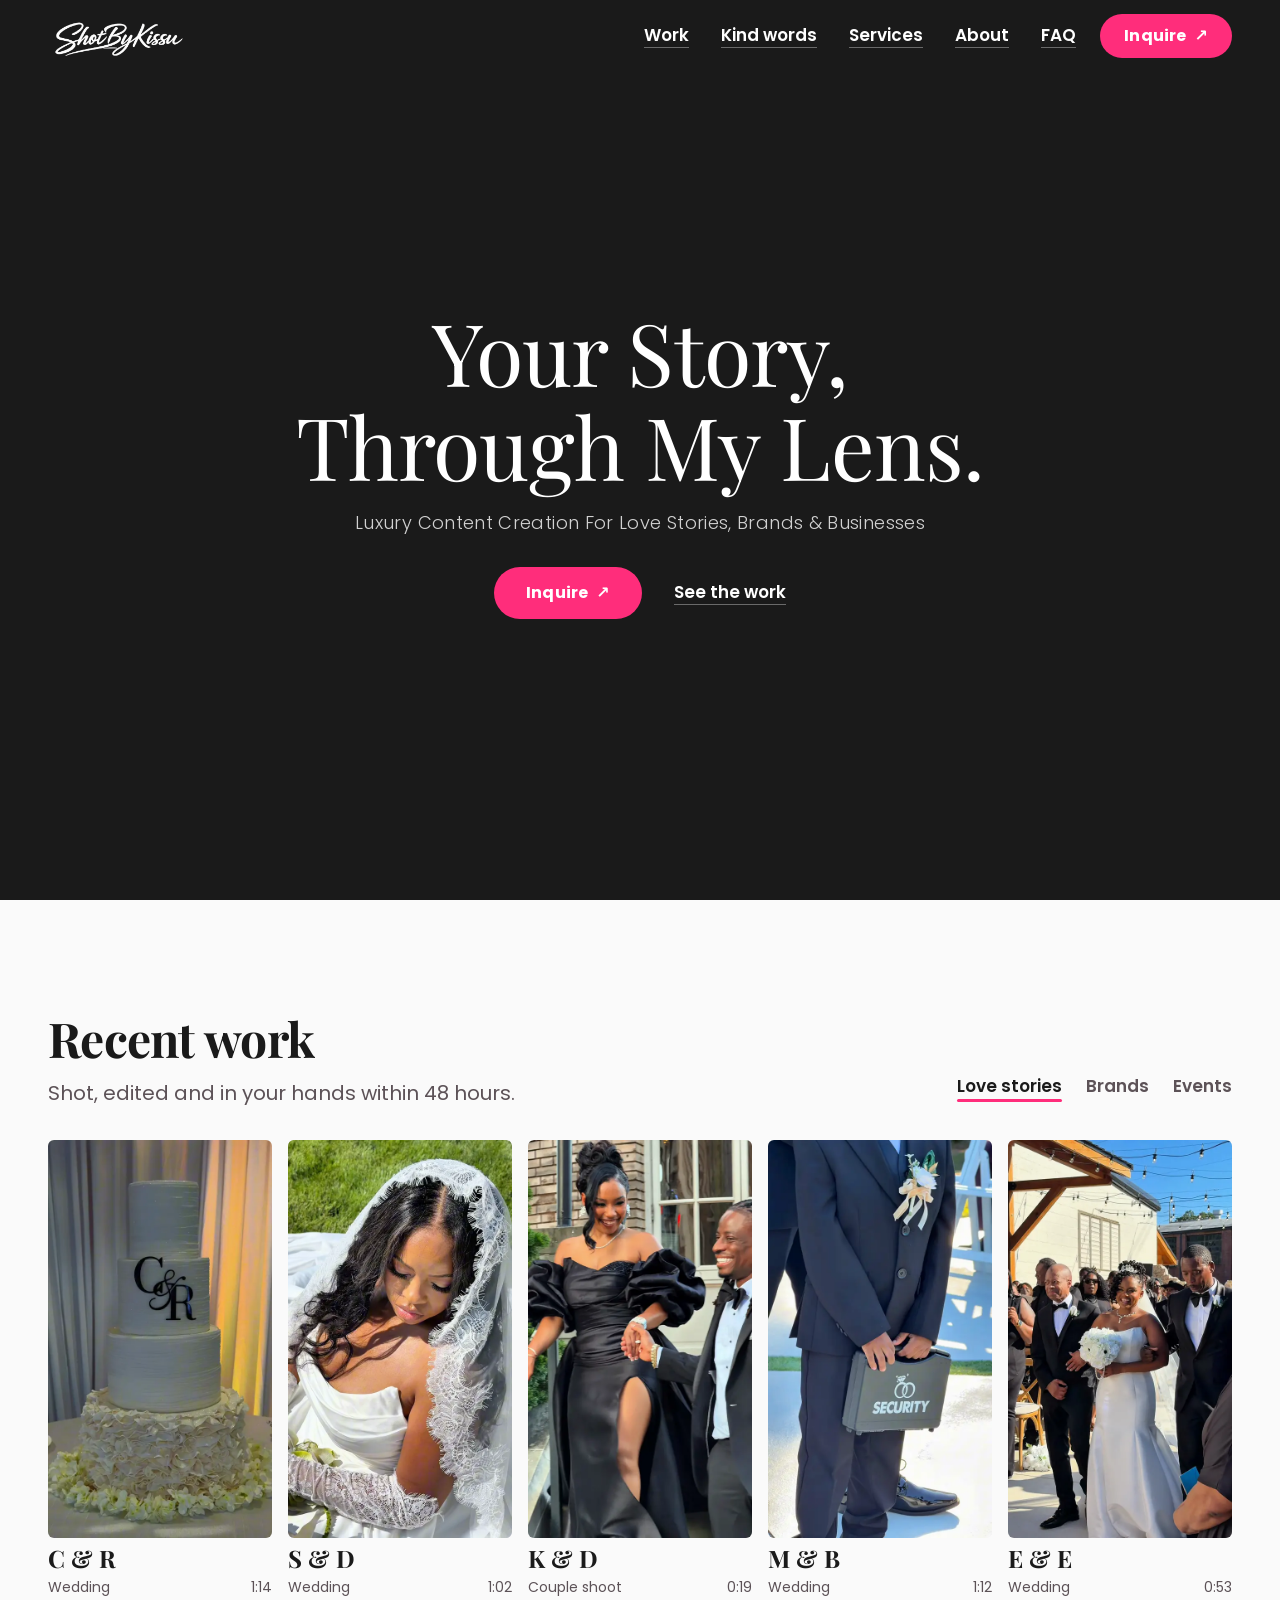
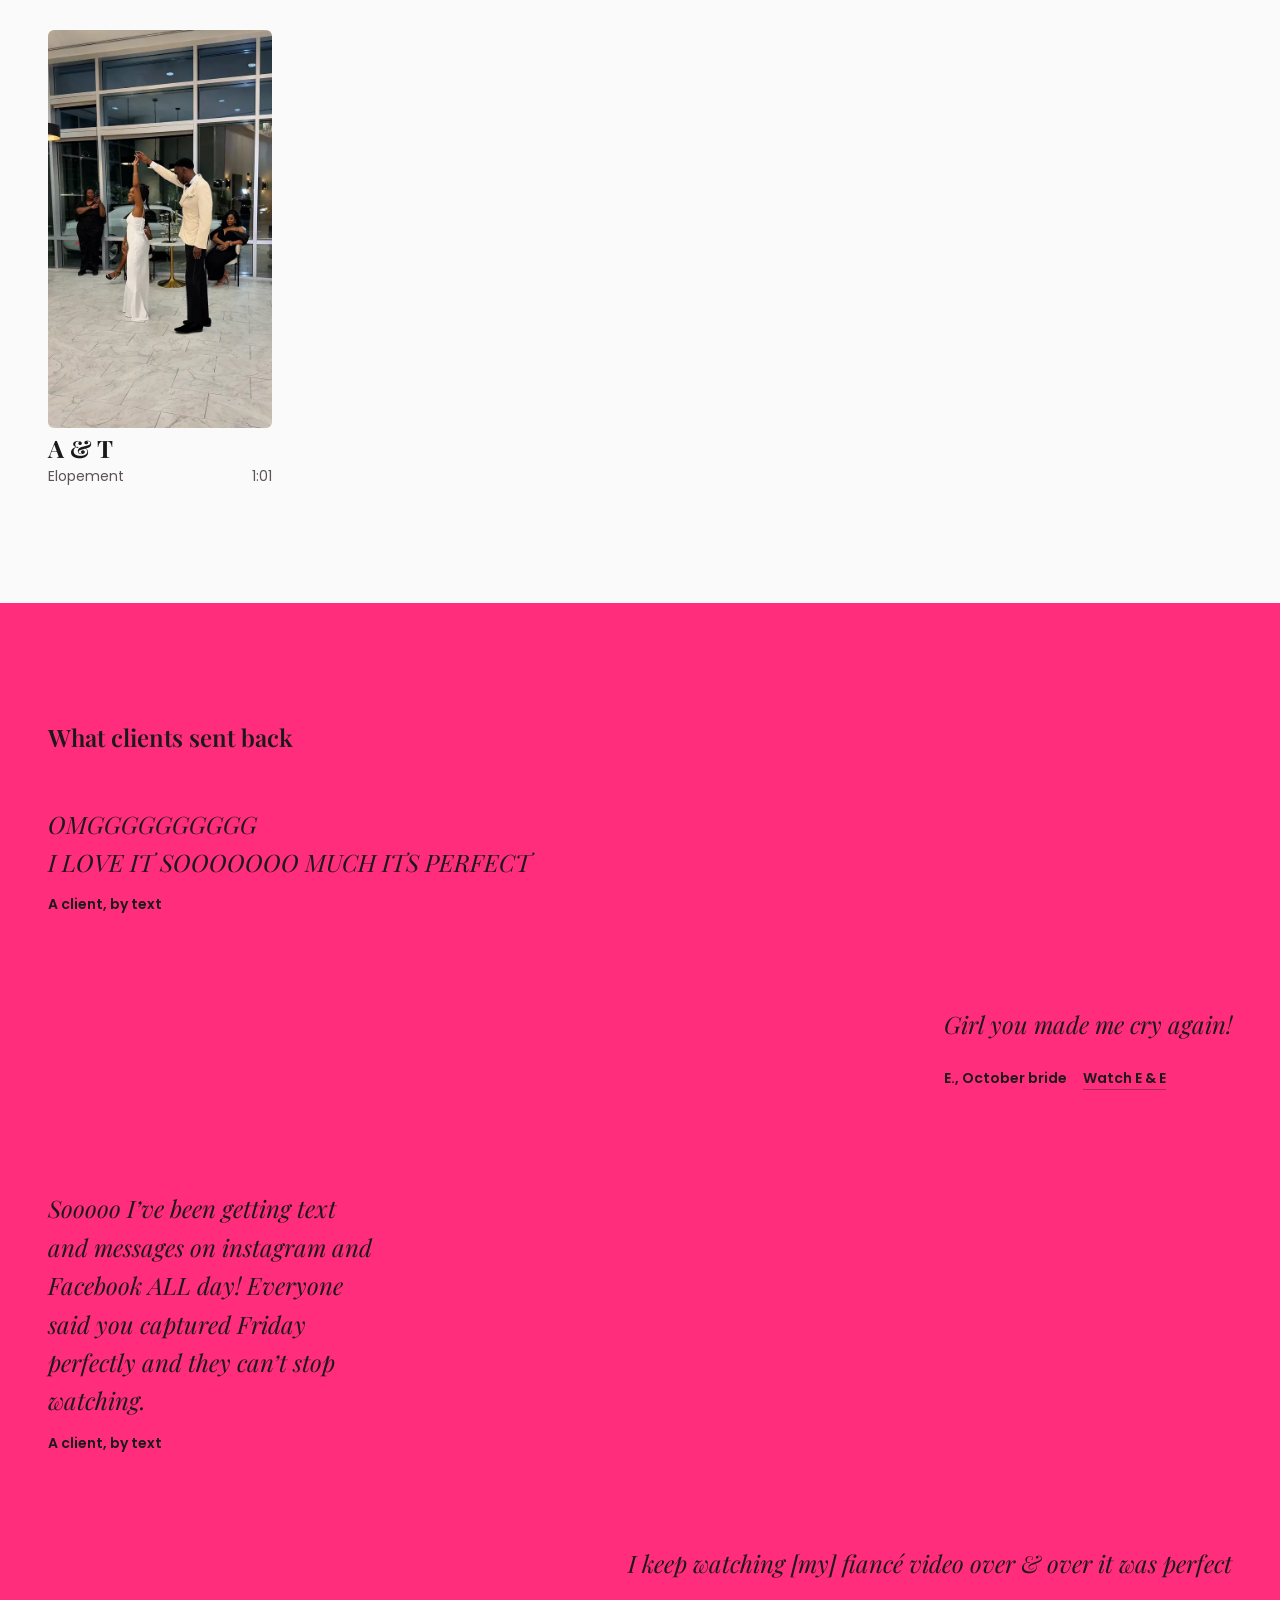
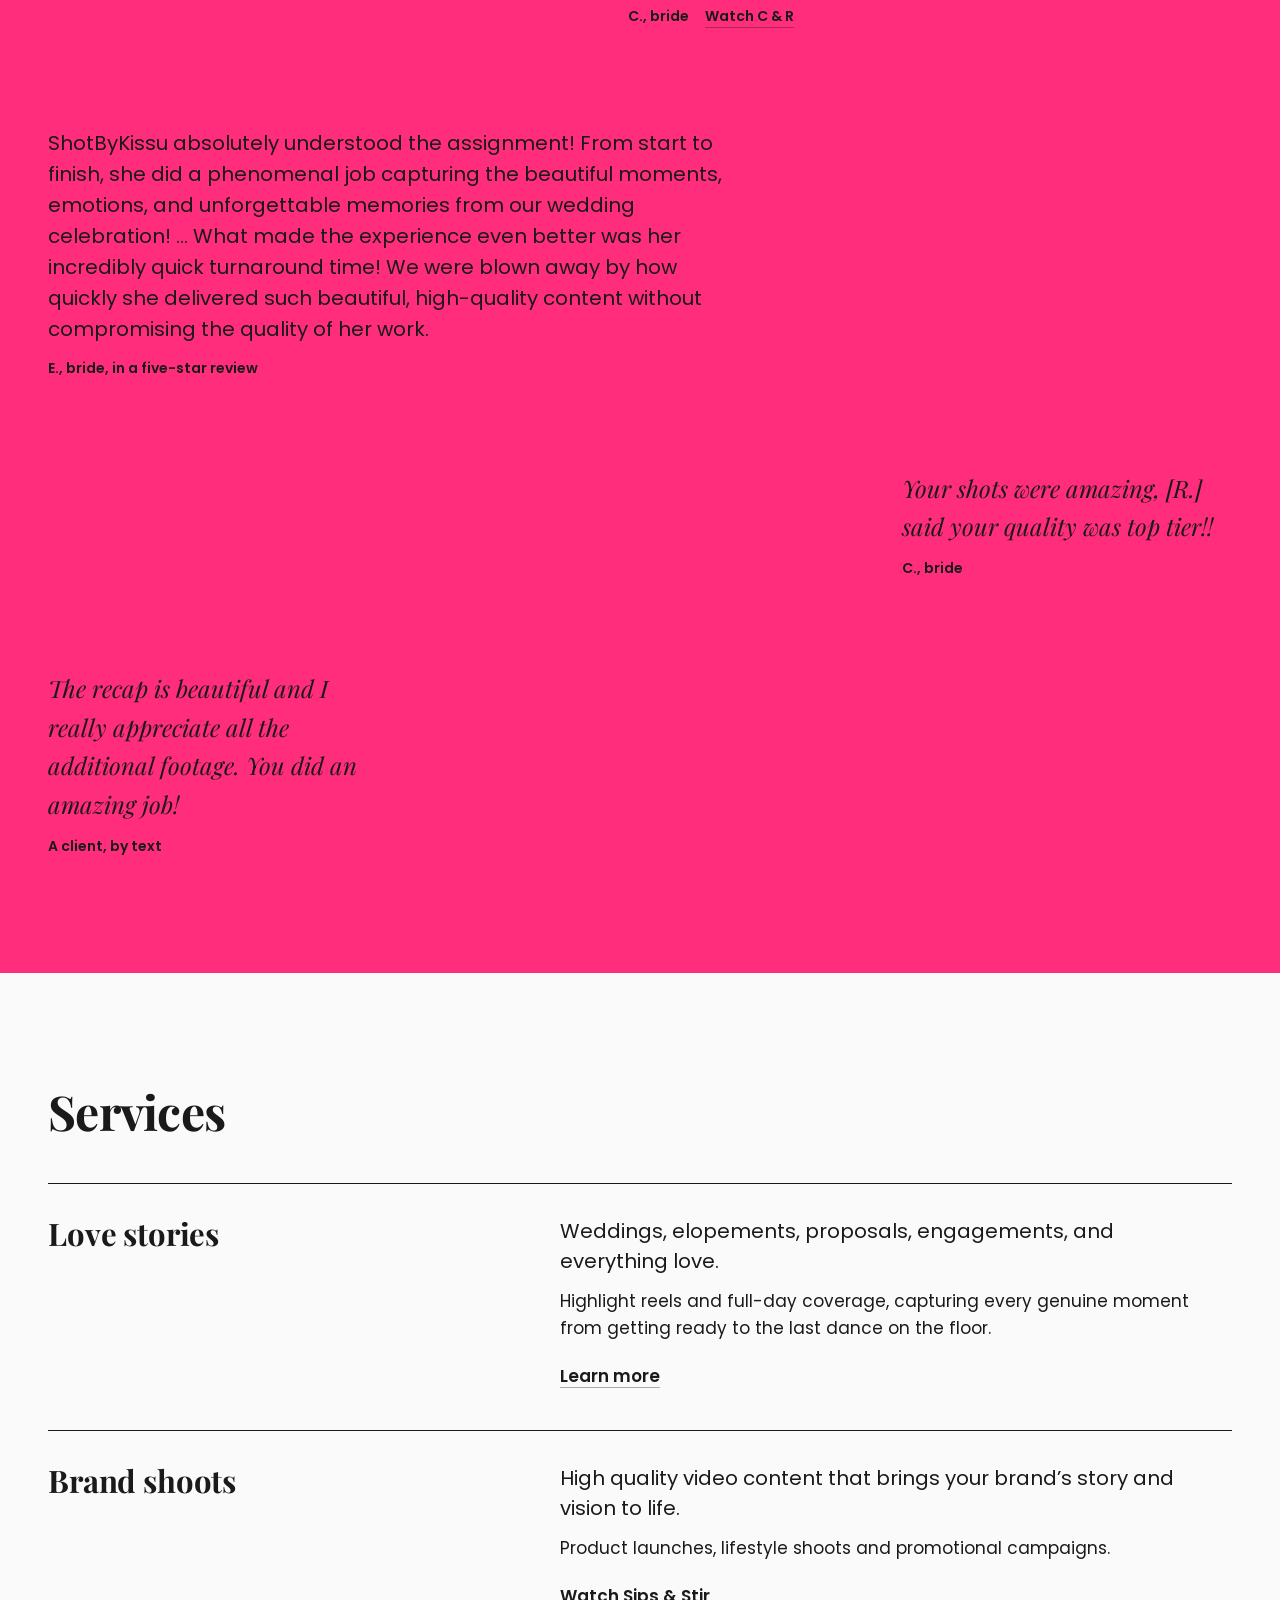
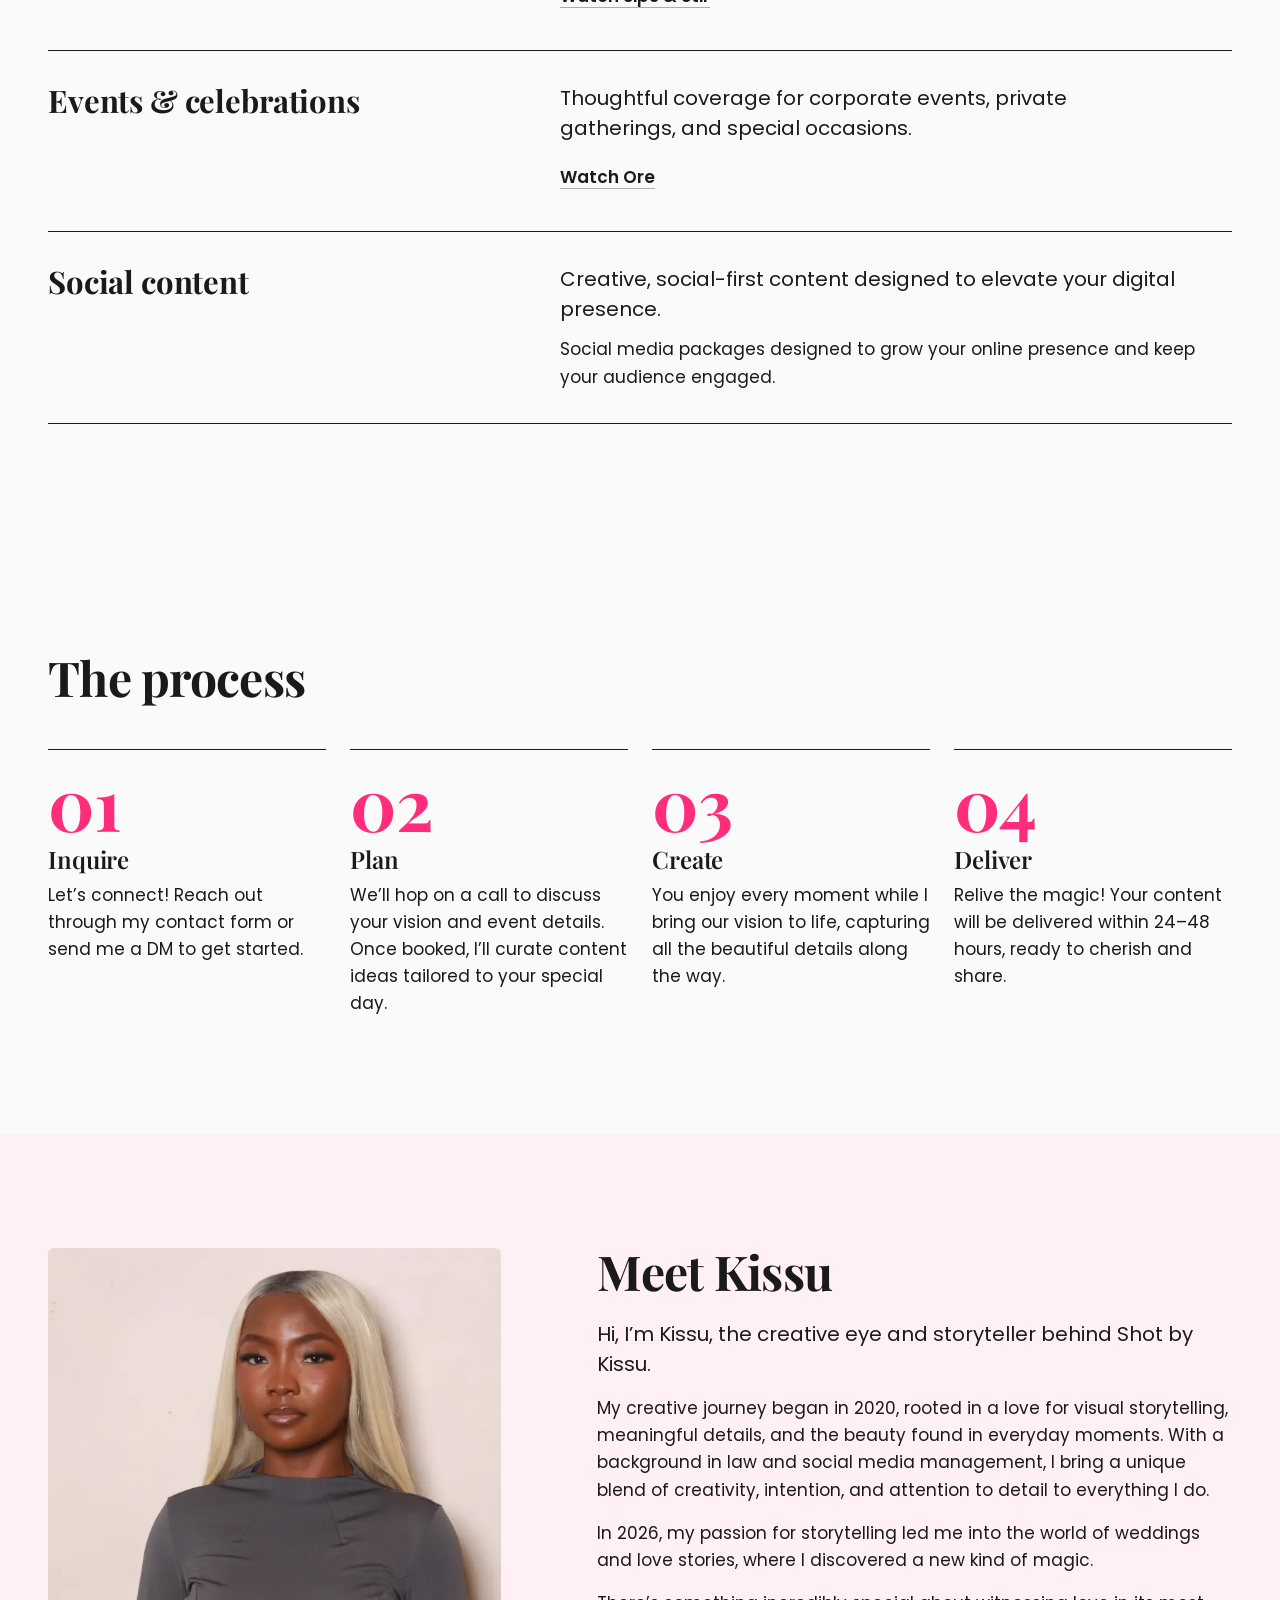
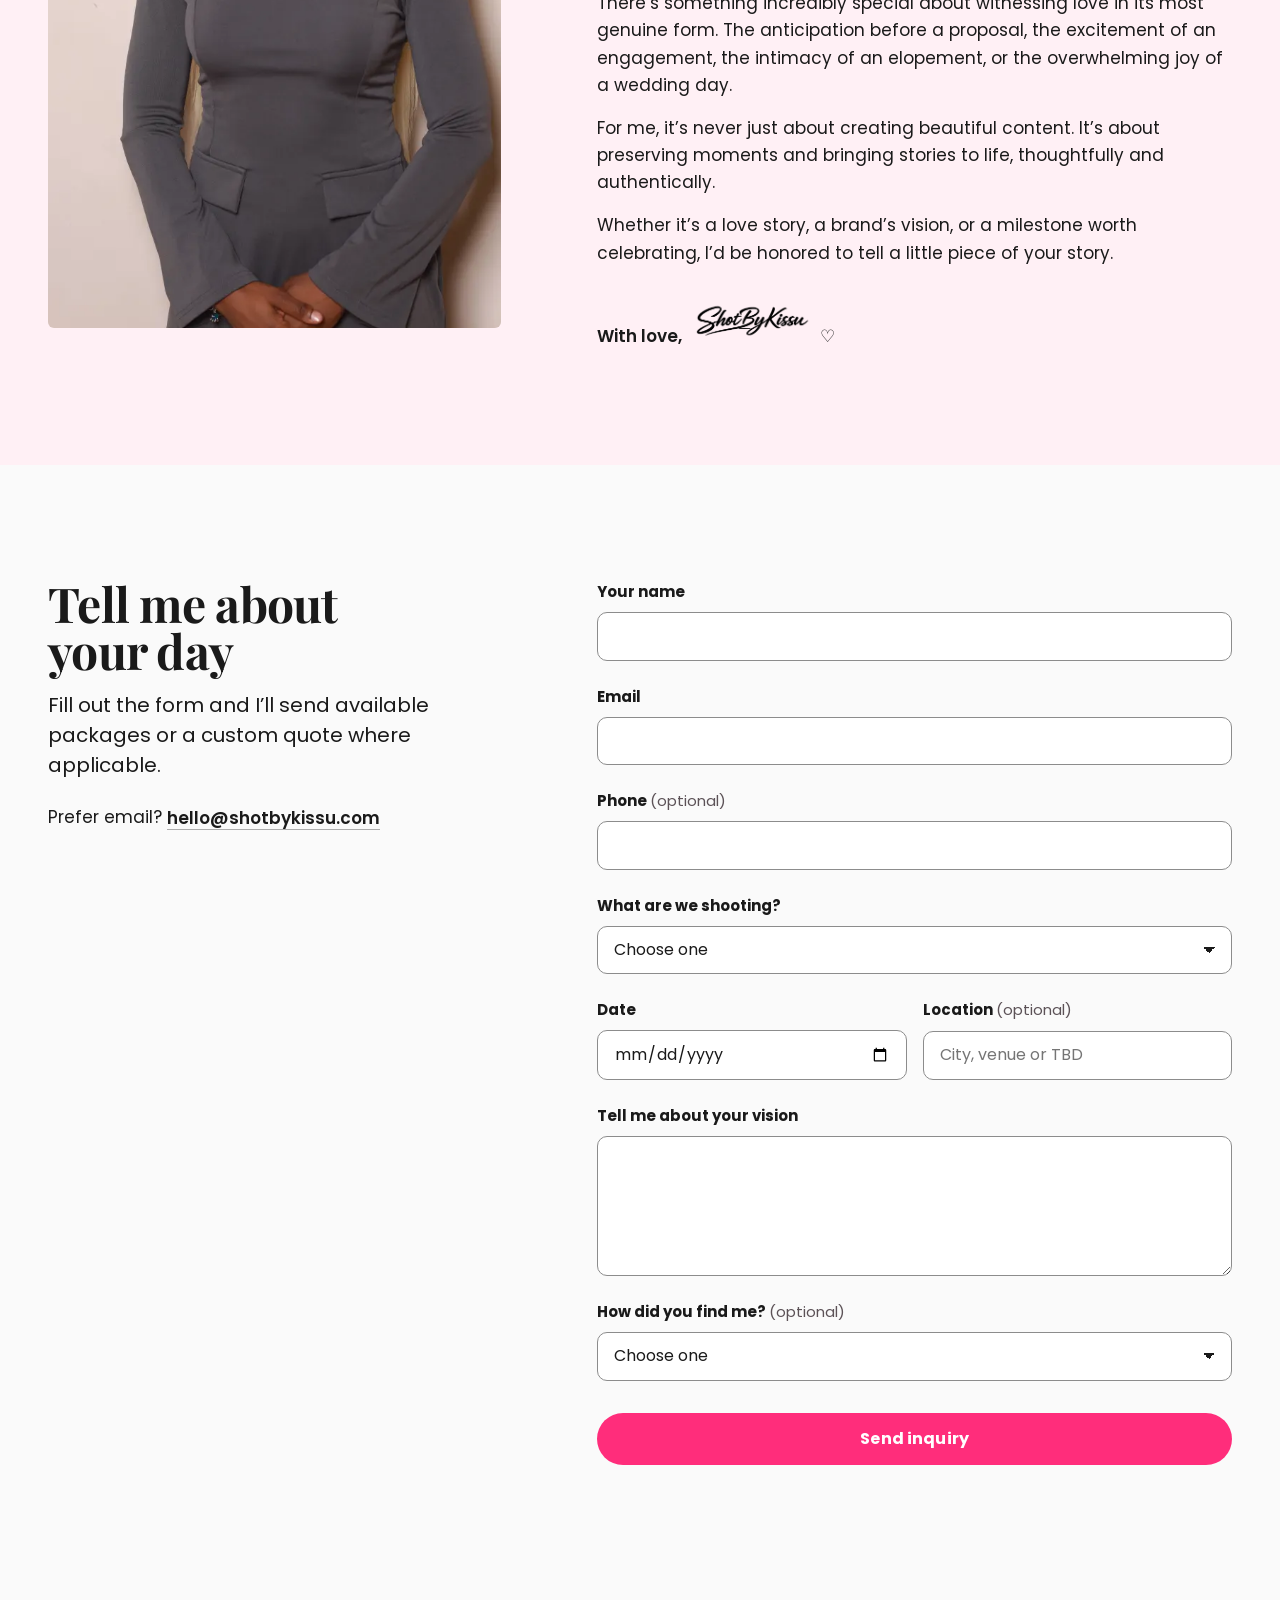
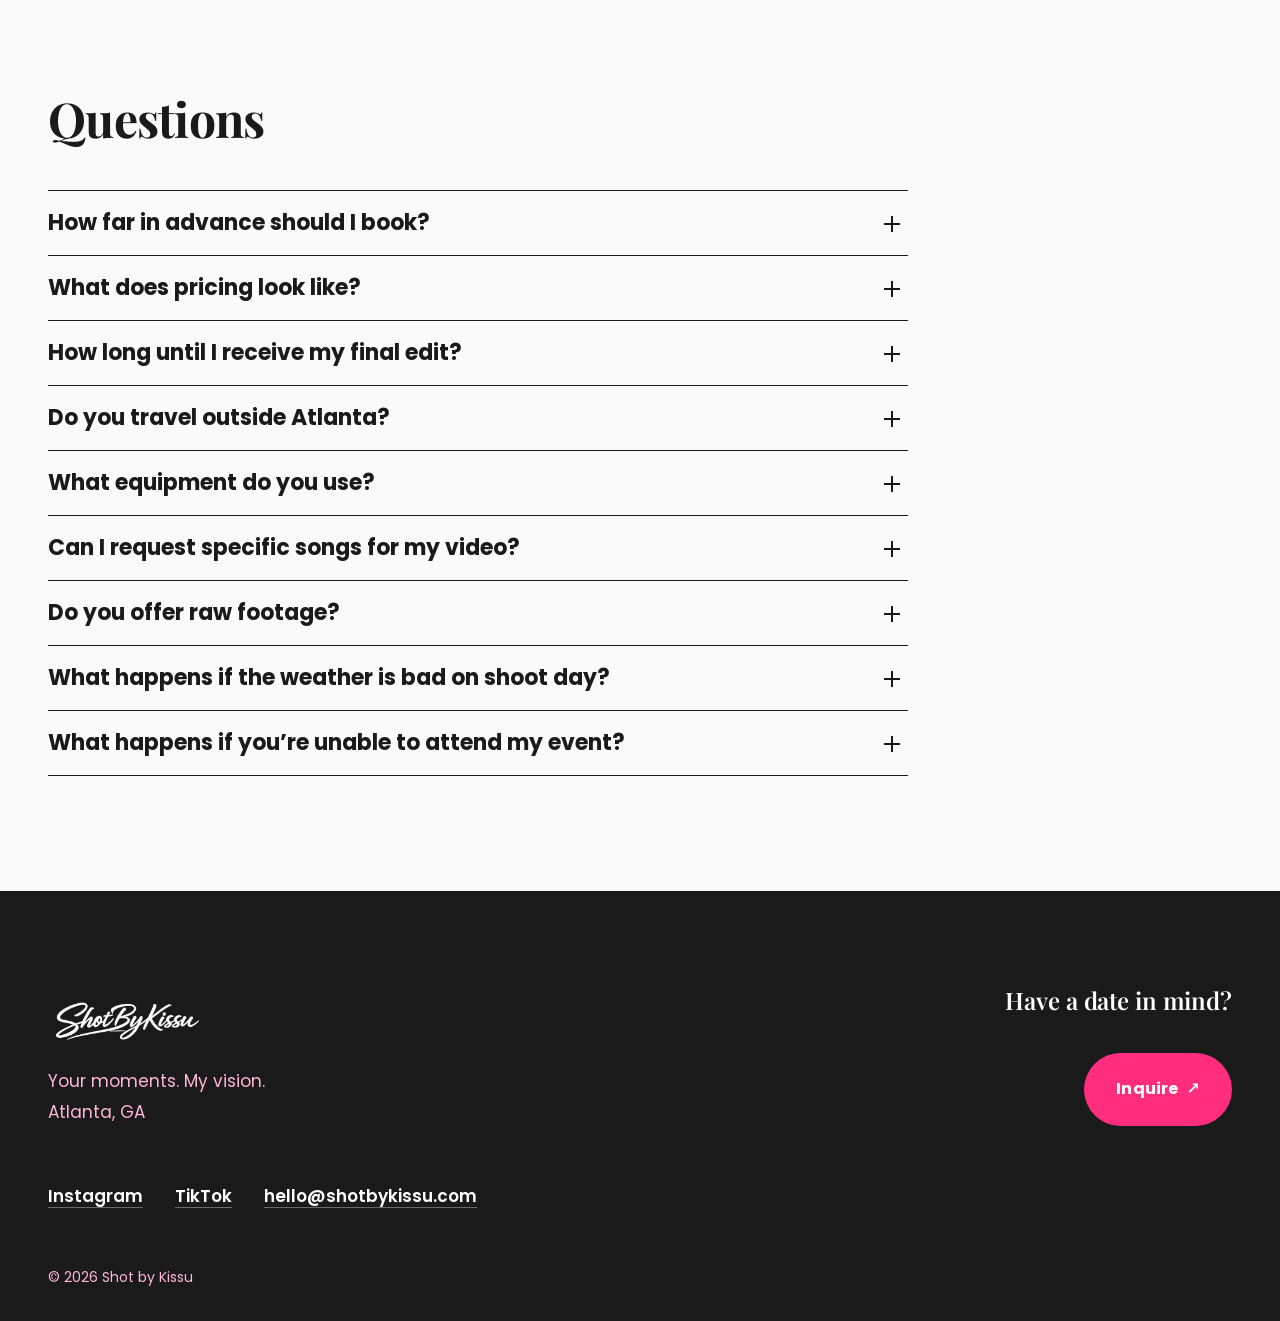
<file: index.html>
<!DOCTYPE html>
<html lang="en" class="no-js">
<head>
  <meta charset="UTF-8" />
  <script>document.documentElement.className = 'js';</script>
  <meta name="viewport" content="width=device-width, initial-scale=1" />
  <title>Shot by Kissu | Wedding, brand &amp; event content creator in Atlanta</title>
  <meta name="description" content="Luxury content creation for love stories, brands and businesses in Atlanta. Shot on iPhone, edits delivered within 48 hours." />
  <meta name="theme-color" content="#FAFAFA" />
  <link rel="canonical" href="https://shotbykissu.com/" />

  <meta property="og:type" content="website" />
  <meta property="og:url" content="https://shotbykissu.com/" />
  <meta property="og:title" content="Shot by Kissu | Your story, through my lens." />
  <meta property="og:description" content="Luxury content creation for love stories, brands and businesses in Atlanta. Edits delivered within 48 hours." />
  <meta property="og:image" content="https://shotbykissu.com/assets/web/img/og.jpg" />
  <meta property="og:image:width" content="1200" />
  <meta property="og:image:height" content="630" />
  <meta name="twitter:card" content="summary_large_image" />

  <link rel="icon" type="image/png" href="assets/web/img/favicon.png" />
  <link rel="apple-touch-icon" href="assets/web/img/apple-touch-icon.png" />

  <link rel="preconnect" href="https://fonts.googleapis.com" />
  <link rel="preconnect" href="https://fonts.gstatic.com" crossorigin />
  <link rel="stylesheet" href="https://fonts.googleapis.com/css2?family=Dancing+Script:wght@600;700&family=Playfair+Display:ital,wght@0,400;0,600;0,700;1,400;1,600&family=Poppins:wght@300;400;500;600;700&display=swap" />
  <link rel="preload" as="image" href="assets/web/hero-poster.webp" fetchpriority="high" />
  <link rel="stylesheet" href="css/site.css" />

  <script type="application/ld+json">
  {
    "@context": "https://schema.org",
    "@type": "ProfessionalService",
    "name": "Shot by Kissu",
    "url": "https://shotbykissu.com/",
    "image": "https://shotbykissu.com/assets/web/img/og.jpg",
    "description": "Luxury content creation for love stories, brands and businesses.",
    "email": "hello@shotbykissu.com",
    "areaServed": "Atlanta, GA",
    "address": { "@type": "PostalAddress", "addressLocality": "Atlanta", "addressRegion": "GA", "addressCountry": "US" },
    "founder": { "@type": "Person", "name": "Kissu", "jobTitle": "Content creator" },
    "sameAs": ["https://www.instagram.com/shotbykissu", "https://www.tiktok.com/@shotbykissu"]
  }
  </script>
</head>
<body>
  <a class="skip-link" href="#main">Skip to content</a>

  <!-- Header -->
  <header class="site-header" data-over-hero="true">
    <a class="site-header__logo" href="#top" aria-label="Shot by Kissu, back to top">
      <img class="logo-mark logo-mark--header" src="assets/img/logoBlack.png" width="173" height="70" alt="Shot by Kissu" />
      <img class="logo-mark logo-mark--header logo-mark--white" src="assets/img/logoWhite.png" width="173" height="70" alt="" />
    </a>
    <nav class="site-nav" aria-label="Main">
      <ul class="site-nav__list">
        <li><a class="link" href="#work">Work</a></li>
        <li><a class="link" href="#kind-words">Kind words</a></li>
        <li><a class="link" href="#services">Services</a></li>
        <li><a class="link" href="#about">About</a></li>
        <li><a class="link" href="#faq">FAQ</a></li>
      </ul>
    </nav>
    <a class="btn btn--primary btn--small site-header__cta" href="#inquire">Inquire <span aria-hidden="true">↗</span></a>
    <button class="menu-button" type="button" aria-expanded="false" aria-controls="menu">
      <span class="menu-button__bars" aria-hidden="true"></span>
      <span class="visually-hidden">Menu</span>
    </button>
  </header>

  <div class="menu" id="menu" role="dialog" aria-modal="true" aria-label="Menu" hidden>
    <ul class="menu__list">
      <li><a class="menu__link" href="#work">Work</a></li>
      <li><a class="menu__link" href="#kind-words">Kind words</a></li>
      <li><a class="menu__link" href="#services">Services</a></li>
      <li><a class="menu__link" href="#about">About</a></li>
      <li><a class="menu__link" href="#faq">FAQ</a></li>
    </ul>
    <a class="btn btn--primary" href="#inquire">Inquire <span aria-hidden="true">↗</span></a>
    <p class="menu__social">
      <a class="link" href="https://www.instagram.com/shotbykissu">Instagram</a>
      <a class="link" href="https://www.tiktok.com/@shotbykissu">TikTok</a>
    </p>
  </div>

  <main id="main">
    <!-- Hero -->
    <section class="hero" id="top" aria-labelledby="hero-title">
      <div class="hero__media">
        <video class="hero__video" muted loop playsinline preload="metadata" aria-hidden="true">
          <source src="assets/video/Herovid.MOV" type="video/mp4" />
        </video>
      </div>
      <div class="hero__content">
        <h1 class="hero__title" id="hero-title">
          <span class="hero__line" style="--i: 0">Your Story,</span>
          <span class="hero__line" style="--i: 1">Through My Lens.</span>
        </h1>
        <p class="hero__sub" style="--i: 2">Luxury Content Creation For Love Stories, Brands &amp; Businesses</p>
        <div class="hero__actions">
          <a class="btn btn--primary" href="#inquire">Inquire <span aria-hidden="true">↗</span></a>
          <a class="link link--light" href="#work">See the work</a>
        </div>
      </div>

    </section>

    <!-- Work -->
    <section class="section work" id="work" aria-labelledby="work-title">
      <div class="work__head">
        <h2 class="heading-l" id="work-title">Recent work</h2>
        <p class="lead work__intro">Shot, edited and in your hands within 48 hours.</p>
        <div class="filters" role="group" aria-label="Filter work">
          <button class="filter" type="button" data-filter="love" aria-pressed="true">Love stories</button>
          <button class="filter" type="button" data-filter="brand" aria-pressed="false">Brands</button>
          <button class="filter" type="button" data-filter="event" aria-pressed="false">Events</button>
        </div>
      </div>

      <ul class="reels" id="reels">
        <li class="reels__item" data-cat="love">
          <a class="reel" href="assets/web/reels/c-and-r.mp4" data-reel="c-and-r" data-title="C &amp; R" data-kind="Wedding">
            <span class="reel__media"><img src="assets/web/posters/c-and-r.webp" width="540" height="960" loading="lazy" decoding="async" alt="Wedding cake with a C and R monogram" /></span>
            <span class="reel__title">C &amp; R</span>
            <span class="reel__meta"><span>Wedding</span><span><span class="visually-hidden">Length </span>1:14</span></span>
          </a>
        </li>
        <li class="reels__item" data-cat="love">
          <a class="reel" href="assets/web/reels/s-and-d.mp4" data-reel="s-and-d" data-title="S &amp; D" data-kind="Wedding">
            <span class="reel__media"><img src="assets/web/posters/s-and-d.webp" width="540" height="960" loading="lazy" decoding="async" alt="Bride in a lace veil looking down at her gloves" /></span>
            <span class="reel__title">S &amp; D</span>
            <span class="reel__meta"><span>Wedding</span><span><span class="visually-hidden">Length </span>1:02</span></span>
          </a>
        </li>
        <li class="reels__item" data-cat="love">
          <a class="reel" href="assets/web/reels/k-and-d.mp4" data-reel="k-and-d" data-title="K &amp; D" data-kind="Couple shoot">
            <span class="reel__media"><img src="assets/web/posters/k-and-d.webp" width="540" height="960" loading="lazy" decoding="async" alt="Couple in black formalwear laughing outside a brick building" /></span>
            <span class="reel__title">K &amp; D</span>
            <span class="reel__meta"><span>Couple shoot</span><span><span class="visually-hidden">Length </span>0:19</span></span>
          </a>
        </li>
        <li class="reels__item" data-cat="love">
          <a class="reel" href="assets/web/reels/m-and-b.mp4" data-reel="m-and-b" data-title="M &amp; B" data-kind="Wedding">
            <span class="reel__media"><img src="assets/web/posters/m-and-b.webp" width="540" height="960" loading="lazy" decoding="async" alt="Ring bearer in a suit holding a briefcase labelled Security" /></span>
            <span class="reel__title">M &amp; B</span>
            <span class="reel__meta"><span>Wedding</span><span><span class="visually-hidden">Length </span>1:12</span></span>
          </a>
        </li>
        <li class="reels__item" data-cat="love">
          <a class="reel" href="assets/web/reels/e-and-e.mp4" data-reel="e-and-e" data-title="E &amp; E" data-kind="Wedding">
            <span class="reel__media"><img src="assets/web/posters/e-and-e.webp" width="540" height="960" loading="lazy" decoding="async" alt="Bride walking up the aisle on her father’s arm under string lights" /></span>
            <span class="reel__title">E &amp; E</span>
            <span class="reel__meta"><span>Wedding</span><span><span class="visually-hidden">Length </span>0:53</span></span>
          </a>
        </li>
        <li class="reels__item" data-cat="love">
          <a class="reel" href="assets/web/reels/a-and-t.mp4" data-reel="a-and-t" data-title="A &amp; T" data-kind="Elopement">
            <span class="reel__media"><img src="assets/web/posters/a-and-t.webp" width="540" height="960" loading="lazy" decoding="async" alt="Groom twirling the bride on a high-rise terrace" /></span>
            <span class="reel__title">A &amp; T</span>
            <span class="reel__meta"><span>Elopement</span><span><span class="visually-hidden">Length </span>1:01</span></span>
          </a>
        </li>
        <li class="reels__item" data-cat="brand">
          <a class="reel" href="assets/web/reels/sips-and-stir.mp4" data-reel="sips-and-stir" data-title="Sips &amp; Stir" data-kind="Brand shoot">
            <span class="reel__media"><img src="assets/web/posters/sips-and-stir.webp" width="540" height="960" loading="lazy" decoding="async" alt="Signature cocktails lined up on a white bar" /></span>
            <span class="reel__title">Sips &amp; Stir</span>
            <span class="reel__meta"><span>Brand shoot</span><span><span class="visually-hidden">Length </span>0:18</span></span>
          </a>
        </li>
        <li class="reels__item" data-cat="brand">
          <a class="reel" href="assets/web/reels/nk.mp4" data-reel="nk" data-title="N.K." data-kind="Brand shoot">
            <span class="reel__media"><img src="assets/web/posters/nk.webp" width="540" height="960" loading="lazy" decoding="async" alt="Two women in matching purple printed outfits" /></span>
            <span class="reel__title">N.K.</span>
            <span class="reel__meta"><span>Brand shoot</span><span><span class="visually-hidden">Length </span>0:42</span></span>
          </a>
        </li>
        <li class="reels__item" data-cat="event">
          <a class="reel" href="assets/web/reels/ore.mp4" data-reel="ore" data-title="Ore" data-kind="Event">
            <span class="reel__media"><img src="assets/web/posters/ore.webp" width="540" height="960" loading="lazy" decoding="async" alt="Guests with name badges smiling at a networking event" /></span>
            <span class="reel__title">Ore</span>
            <span class="reel__meta"><span>Event</span><span><span class="visually-hidden">Length </span>1:01</span></span>
          </a>
        </li>
        <li class="reels__item" data-cat="event">
          <a class="reel" href="assets/web/reels/lr.mp4" data-reel="lr" data-title="L.R." data-kind="Masterclass">
            <span class="reel__media"><img src="assets/web/posters/lr.webp" width="540" height="960" loading="lazy" decoding="async" alt="Guest testing a lip colour over a makeup workbook" /></span>
            <span class="reel__title">L.R.</span>
            <span class="reel__meta"><span>Masterclass</span><span><span class="visually-hidden">Length </span>0:45</span></span>
          </a>
        </li>
      </ul>
      <p class="work__status visually-hidden" aria-live="polite"></p>
    </section>

    <!-- Kind words: the signature -->
    <section class="reactions" id="kind-words" aria-labelledby="reactions-title">
      <h2 class="reactions__title" id="reactions-title">What clients sent back</h2>
      <ul class="reactions__list">
        <li class="reaction reaction--xl">
          <figure>
            <blockquote class="reaction__quote">
              <p><span class="reaction__burst">OMGGGGGGGGGG</span> I LOVE IT SOOOOOOO MUCH ITS PERFECT</p>
            </blockquote>
            <figcaption class="reaction__by">A client, by text</figcaption>
          </figure>
        </li>
        <li class="reaction reaction--l">
          <figure>
            <blockquote class="reaction__quote"><p>Girl you made me cry again!</p></blockquote>
            <figcaption class="reaction__by">E., October bride <button class="link reaction__watch" type="button" data-open-reel="e-and-e">Watch E &amp; E</button></figcaption>
          </figure>
        </li>
        <li class="reaction reaction--m">
          <figure>
            <blockquote class="reaction__quote"><p>Sooooo I’ve been getting text and messages on instagram and Facebook ALL day! Everyone said you captured Friday perfectly and they can’t stop watching.</p></blockquote>
            <figcaption class="reaction__by">A client, by text</figcaption>
          </figure>
        </li>
        <li class="reaction reaction--l">
          <figure>
            <blockquote class="reaction__quote"><p>I keep watching [my] fiancé video over &amp; over it was perfect</p></blockquote>
            <figcaption class="reaction__by">C., bride <button class="link reaction__watch" type="button" data-open-reel="c-and-r">Watch C &amp; R</button></figcaption>
          </figure>
        </li>
        <li class="reaction reaction--long">
          <figure>
            <blockquote class="reaction__quote">
              <p>ShotByKissu absolutely understood the assignment! From start to finish, she did a phenomenal job capturing the beautiful moments, emotions, and unforgettable memories from our wedding celebration! … What made the experience even better was her incredibly quick turnaround time! We were blown away by how quickly she delivered such beautiful, high-quality content without compromising the quality of her work.</p>
            </blockquote>
            <figcaption class="reaction__by">E., bride, in a five-star review</figcaption>
          </figure>
        </li>
        <li class="reaction reaction--m">
          <figure>
            <blockquote class="reaction__quote"><p>Your shots were amazing, [R.] said your quality was top tier!!</p></blockquote>
            <figcaption class="reaction__by">C., bride</figcaption>
          </figure>
        </li>
        <li class="reaction reaction--m">
          <figure>
            <blockquote class="reaction__quote"><p>The recap is beautiful and I really appreciate all the additional footage. You did an amazing job!</p></blockquote>
            <figcaption class="reaction__by">A client, by text</figcaption>
          </figure>
        </li>
      </ul>
    </section>

    <!-- Services -->
    <section class="section services" id="services" aria-labelledby="services-title">
      <h2 class="heading-l" id="services-title">Services</h2>
      <ul class="services__list">
        <li class="service">
          <h3 class="heading-m service__name">Love stories</h3>
          <div class="service__body">
            <p class="lead">Weddings, elopements, proposals, engagements, and everything love.</p>
            <p>Highlight reels and full-day coverage, capturing every genuine moment from getting ready to the last dance on the floor.</p>
            <button class="link service__toggle" type="button" aria-expanded="false" aria-controls="remembering">Learn more</button>
            <div class="remembering" id="remembering" hidden>
              <p class="remembering__title">The art of remembering</p>
              <p class="lead">Every love story deserves to be remembered beautifully.</p>
              <p>The stolen glances. The quiet anticipation. The champagne toasts. The moments that pass in an instant but deserve to live on forever.</p>
              <a class="btn btn--primary" href="#inquire" data-service="Love story">Inquire <span aria-hidden="true">↗</span></a>
            </div>
          </div>
        </li>
        <li class="service">
          <h3 class="heading-m service__name">Brand shoots</h3>
          <div class="service__body">
            <p class="lead">High quality video content that brings your brand’s story and vision to life.</p>
            <p>Product launches, lifestyle shoots and promotional campaigns.</p>
            <button class="link" type="button" data-open-reel="sips-and-stir">Watch Sips &amp; Stir</button>
          </div>
        </li>
        <li class="service">
          <h3 class="heading-m service__name">Events &amp; celebrations</h3>
          <div class="service__body">
            <p class="lead">Thoughtful coverage for corporate events, private gatherings, and special occasions.</p>
            <button class="link" type="button" data-open-reel="ore">Watch Ore</button>
          </div>
        </li>
        <li class="service">
          <h3 class="heading-m service__name">Social content</h3>
          <div class="service__body">
            <p class="lead">Creative, social-first content designed to elevate your digital presence.</p>
            <p>Social media packages designed to grow your online presence and keep your audience engaged.</p>
          </div>
        </li>
      </ul>
    </section>

    <!-- Process -->
    <section class="section process" id="process" aria-labelledby="process-title">
      <h2 class="heading-l" id="process-title">The process</h2>
      <ol class="steps">
        <li class="step">
          <h3 class="heading-m">Inquire</h3>
          <p>Let’s connect! Reach out through my contact form or send me a DM to get started.</p>
        </li>
        <li class="step">
          <h3 class="heading-m">Plan</h3>
          <p>We’ll hop on a call to discuss your vision and event details. Once booked, I’ll curate content ideas tailored to your special day.</p>
        </li>
        <li class="step">
          <h3 class="heading-m">Create</h3>
          <p>You enjoy every moment while I bring our vision to life, capturing all the beautiful details along the way.</p>
        </li>
        <li class="step">
          <h3 class="heading-m">Deliver</h3>
          <p>Relive the magic! Your content will be delivered within 24–48 hours, ready to cherish and share.</p>
        </li>
      </ol>
    </section>

    <!-- About -->
    <section class="section about" id="about" aria-labelledby="about-title">
      <div class="about__media">
        <picture>
          <source type="image/webp" srcset="assets/web/img/kissu-640.webp 640w, assets/web/img/kissu-1100.webp 1100w" sizes="(min-width: 960px) 40vw, 100vw" />
          <img class="about__portrait" src="assets/web/img/kissu-1100.webp" width="1100" height="1650" loading="lazy" decoding="async" alt="Portrait of Kissu in a grey long-sleeved dress" />
        </picture>
      </div>
      <div class="about__letter">
        <h2 class="heading-l" id="about-title">Meet Kissu</h2>
        <p class="lead">Hi, I’m Kissu, the creative eye and storyteller behind Shot by Kissu.</p>
        <p>My creative journey began in 2020, rooted in a love for visual storytelling, meaningful details, and the beauty found in everyday moments. With a background in law and social media management, I bring a unique blend of creativity, intention, and attention to detail to everything I do.</p>
        <p>In 2026, my passion for storytelling led me into the world of weddings and love stories, where I discovered a new kind of magic.</p>
        <p>There’s something incredibly special about witnessing love in its most genuine form. The anticipation before a proposal, the excitement of an engagement, the intimacy of an elopement, or the overwhelming joy of a wedding day.</p>
        <p>For me, it’s never just about creating beautiful content. It’s about preserving moments and bringing stories to life, thoughtfully and authentically.</p>
        <p>Whether it’s a love story, a brand’s vision, or a milestone worth celebrating, I’d be honored to tell a little piece of your story.</p>
        <p class="about__sign">With love, <img class="logo-mark logo-mark--sign" src="assets/img/logoBlack.png" width="173" height="70" alt="Kissu" /> <span aria-hidden="true">♡</span></p>
      </div>
    </section>

    <!-- Inquiry -->
    <section class="section inquire" id="inquire" aria-labelledby="inquire-title">
      <div class="inquire__intro">
        <h2 class="heading-l" id="inquire-title">Tell me about your day</h2>
        <p class="lead">Fill out the form and I’ll send available packages or a custom quote where applicable.</p>
        <p>Prefer email? <button class="link copy-email" type="button" data-email="hello@shotbykissu.com">hello@shotbykissu.com</button> <span class="copy-email__status" role="status"></span></p>
      </div>

      <form class="form" id="inquiry-form" action="https://formspree.io/f/YOUR_FORM_ID" method="POST" novalidate>
        <input type="hidden" name="_subject" value="New inquiry from shotbykissu.com" />
        <p class="form__trap" aria-hidden="true"><label>Leave this empty <input type="text" name="_gotcha" tabindex="-1" autocomplete="off" /></label></p>

        <div class="field">
          <label class="field__label" for="f-name">Your name</label>
          <input class="field__input" id="f-name" name="name" type="text" autocomplete="name" required aria-describedby="f-name-error" />
          <p class="field__error" id="f-name-error"></p>
        </div>
        <div class="field">
          <label class="field__label" for="f-email">Email</label>
          <input class="field__input" id="f-email" name="email" type="email" autocomplete="email" required aria-describedby="f-email-error" />
          <p class="field__error" id="f-email-error"></p>
        </div>
        <div class="field">
          <label class="field__label" for="f-phone">Phone <span class="field__optional">(optional)</span></label>
          <input class="field__input" id="f-phone" name="phone" type="tel" autocomplete="tel" />
        </div>
        <div class="field">
          <label class="field__label" for="f-service">What are we shooting?</label>
          <select class="field__input" id="f-service" name="service" required aria-describedby="f-service-error">
            <option value="">Choose one</option>
            <option>Love story</option>
            <option>Brand shoot</option>
            <option>Event or celebration</option>
            <option>Social content</option>
            <option>Something else</option>
          </select>
          <p class="field__error" id="f-service-error"></p>
        </div>
        <div class="field field--half">
          <label class="field__label" for="f-date">Date</label>
          <input class="field__input" id="f-date" name="date" type="date" required aria-describedby="f-date-error" />
          <p class="field__error" id="f-date-error"></p>
        </div>
        <div class="field field--half">
          <label class="field__label" for="f-location">Location <span class="field__optional">(optional)</span></label>
          <input class="field__input" id="f-location" name="location" type="text" placeholder="City, venue or TBD" />
        </div>
        <div class="field">
          <label class="field__label" for="f-message">Tell me about your vision</label>
          <textarea class="field__input" id="f-message" name="message" rows="5" required aria-describedby="f-message-error"></textarea>
          <p class="field__error" id="f-message-error"></p>
        </div>
        <div class="field">
          <label class="field__label" for="f-referral">How did you find me? <span class="field__optional">(optional)</span></label>
          <select class="field__input" id="f-referral" name="referral">
            <option value="">Choose one</option>
            <option>Instagram</option>
            <option>TikTok</option>
            <option>Google</option>
            <option>A friend</option>
            <option>Other</option>
          </select>
        </div>
        <div class="form__submit">
          <button class="btn btn--primary btn--block" type="submit" data-label-idle="Send inquiry" data-label-busy="Sending…" data-label-done="Inquiry sent">Send inquiry</button>
          <p class="form__status" role="status" aria-live="polite"></p>
        </div>
      </form>
    </section>

    <!-- FAQ -->
    <section class="section faq" id="faq" aria-labelledby="faq-title">
      <h2 class="heading-l" id="faq-title">Questions</h2>
      <div class="faq__list">
        <details class="qa" name="faq">
          <summary class="qa__q">How far in advance should I book?</summary>
          <div class="qa__a"><p>For weddings, 6–12 months ahead is ideal. For brand shoots and social media projects, 2–4 weeks is usually enough. Events depend on scale, so reach out early to lock in your date.</p></div>
        </details>
        <details class="qa" name="faq">
          <summary class="qa__q">What does pricing look like?</summary>
          <div class="qa__a"><p>Every project is different! Fill out the form and I’ll send available packages or a custom quote where applicable.</p></div>
        </details>
        <details class="qa" name="faq">
          <summary class="qa__q">How long until I receive my final edit?</summary>
          <div class="qa__a"><p>All edited videos are delivered within 48 hours after your event.</p></div>
        </details>
        <details class="qa" name="faq">
          <summary class="qa__q">Do you travel outside Atlanta?</summary>
          <div class="qa__a"><p>Absolutely. I travel, and travel fees are quoted separately depending on location and date.</p></div>
        </details>
        <details class="qa" name="faq">
          <summary class="qa__q">What equipment do you use?</summary>
          <div class="qa__a"><p>All content is captured on my iPhone 17 Pro Max.</p></div>
        </details>
        <details class="qa" name="faq">
          <summary class="qa__q">Can I request specific songs for my video?</summary>
          <div class="qa__a"><p>Yes, with a caveat. I use licensed music libraries to stay copyright-compliant on socials. If you have a specific track in mind, I’ll find the closest licensed match or work with you on alternatives.</p></div>
        </details>
        <details class="qa" name="faq">
          <summary class="qa__q">Do you offer raw footage?</summary>
          <div class="qa__a"><p>Yes, all raw footage is delivered 24 hours after your event.</p></div>
        </details>
        <details class="qa" name="faq">
          <summary class="qa__q">What happens if the weather is bad on shoot day?</summary>
          <div class="qa__a"><p>Rain makes films gorgeous, honestly. I come prepared with weather covers, backup lighting, and a rain-or-shine attitude.</p></div>
        </details>
        <details class="qa" name="faq">
          <summary class="qa__q">What happens if you’re unable to attend my event?</summary>
          <div class="qa__a"><p>In the unlikely event that I’m unable to attend, you’ll be notified promptly, and I’ll make every effort to arrange a trusted replacement. If a replacement cannot be secured, a full refund will be issued.</p></div>
        </details>
      </div>
    </section>
  </main>

  <!-- Footer -->
  <footer class="site-footer">
    <div class="site-footer__brand">
      <p class="site-footer__logo"><img class="logo-mark logo-mark--footer" src="assets/img/logoWhite.png" width="173" height="70" alt="Shot by Kissu" /></p>
      <p>Your moments. My vision.</p>
      <p>Atlanta, GA</p>
    </div>
    <div class="site-footer__cta">
      <p class="heading-m">Have a date in mind?</p>
      <a class="btn btn--primary" href="#inquire">Inquire <span aria-hidden="true">↗</span></a>
    </div>
    <ul class="site-footer__links">
      <li><a class="link" href="https://www.instagram.com/shotbykissu">Instagram</a></li>
      <li><a class="link" href="https://www.tiktok.com/@shotbykissu">TikTok</a></li>
      <li><button class="link copy-email" type="button" data-email="hello@shotbykissu.com">hello@shotbykissu.com</button> <span class="copy-email__status" role="status"></span></li>
    </ul>
    <p class="site-footer__legal">© <span data-year>2026</span> Shot by Kissu</p>
  </footer>

  <!-- Reel player -->
  <dialog class="player" aria-labelledby="player-title">
    <div class="player__frame">
      <video class="player__video" controls playsinline preload="none"></video>
    </div>
    <div class="player__bar">
      <p class="player__title" id="player-title"></p>
      <button class="player__close" type="button">Close</button>
    </div>
  </dialog>

  <script src="js/main.js" defer></script>
</body>
</html>
</file>
<file: css/site.css>
/* ==========================================================================
   Shot by Kissu
   Tokens first, then base, layout, components. Selectors stay one class deep
   so section spacing and component styles never fight each other.
   ========================================================================== */

:root {
  /* Brand colors (exact, do not change) */
  --pink-hot: #FF2D7B;
  --pink-soft: #FFB6D5;
  --blush: #FFF0F5;
  --ink: #1A1A1A;
  --paper: #FAFAFA;
  --white: #FFFFFF;
  --grey: #8C8C8C;      /* hairlines and borders only, never text on light */

  /* Support neutral derived from ink with a pink bias: 7.2:1 on paper */
  --ink-muted: #5C5257;
  --scrim: rgba(26, 26, 26, 0.82);

  --focus: var(--pink-hot);

  /* Type */
  --font-body: "Poppins", ui-sans-serif, system-ui, -apple-system, "Segoe UI", sans-serif;
  --font-display: "Playfair Display", serif;
  --font-script: "Dancing Script", cursive;
  --text-small: 0.875rem;
  --text-body: 1.0625rem;
  --text-lead: clamp(1.125rem, 1.05rem + 0.4vw, 1.25rem);
  --text-m: clamp(1.5rem, 1.3rem + 0.5vw, 1.5rem);
  --text-l: clamp(2.25rem, 1.8rem + 2vw, 3rem);
  --text-xl: clamp(2.25rem, 1rem + 5.5vw, 6rem);

  /* Space (8-based) */
  --s-1: 4px;  --s-2: 8px;  --s-3: 12px; --s-4: 16px; --s-5: 24px;
  --s-6: 32px; --s-7: 48px; --s-8: 64px; --s-9: 96px; --s-10: 128px;
  --gutter: 16px;
  --max: 1240px;
  --section-y: clamp(var(--s-8), 9vw, var(--s-10));
  --header-h: 64px;

  /* Radius by role */
  --r-frame: 6px;
  --r-field: 10px;
  --r-pill: 999px;

  /* Motion */
  --ease-out: cubic-bezier(0.16, 1, 0.3, 1);
  --ease-in: cubic-bezier(0.55, 0, 1, 0.45);
  --ease-in-out: cubic-bezier(0.65, 0, 0.35, 1);
  --dur-micro: 120ms;
  --dur-small: 240ms;
  --dur-medium: 380ms;
  --dur-hero: 700ms;
}

@media (min-width: 600px)  { :root { --gutter: 24px; } }
@media (min-width: 1024px) { :root { --gutter: 48px; --header-h: 72px; } }

@media (prefers-reduced-motion: reduce) {
  :root { --dur-micro: 0ms; --dur-small: 0ms; --dur-medium: 0ms; --dur-hero: 0ms; }
}

/* ---------- Base ---------- */
*, *::before, *::after { box-sizing: border-box; }
html {
  -webkit-text-size-adjust: 100%;
  scroll-behavior: smooth;
  scroll-padding-top: calc(var(--header-h) + var(--s-4));
  overflow-x: hidden;
}
@media (prefers-reduced-motion: reduce) { html { scroll-behavior: auto; } }

body {
  margin: 0;
  background: var(--paper);
  color: var(--ink);
  font-family: var(--font-body);
  font-size: var(--text-body);
  line-height: 1.6;
  overflow-x: clip;
  -webkit-font-smoothing: antialiased;
}
h1, h2, h3, p, ul, ol, figure, blockquote { margin: 0; }
ul, ol { padding: 0; list-style: none; }
img, video { display: block; max-width: 100%; }
button, input, select, textarea { font: inherit; color: inherit; }
button { cursor: pointer; }
a { color: inherit; }

:focus-visible {
  outline: 3px solid var(--focus);
  outline-offset: 3px;
  border-radius: 2px;
}

.visually-hidden {
  position: absolute !important;
  width: 1px; height: 1px;
  overflow: hidden;
  clip-path: inset(50%);
  white-space: nowrap;
}

.skip-link {
  position: fixed;
  top: var(--s-2); left: var(--s-2);
  z-index: 100;
  padding: var(--s-3) var(--s-4);
  background: var(--ink);
  color: var(--white);
  border-radius: var(--r-field);
  transform: translateY(-200%);
  transition: transform var(--dur-small) var(--ease-out);
}
.skip-link:focus { transform: none; }

/* ---------- Type ---------- */
.heading-l {
  font-family: var(--font-display);
  font-size: var(--text-l);
  font-weight: 700;
  line-height: 0.98;
  letter-spacing: -0.015em;
  text-wrap: balance;
}
.heading-m {
  font-family: var(--font-display);
  font-size: var(--text-m);
  font-weight: 600;
  line-height: 1.15;
  letter-spacing: -0.005em;
}
.lead {
  font-size: var(--text-lead);
  line-height: 1.5;
  max-width: 52ch;
}

/* ---------- Logo (the script mark, a plain image so it also works from file://) ---------- */
/* The image is cropped tight and "Kissu" has no descenders, so its bottom edge is
   the script baseline. The small negative offset lets the rounded letters dip
   below the line the way type overshoot does. */
.logo-mark {
  --w: 3.4em;
  display: inline-block;
  width: var(--w);
  height: auto;
  vertical-align: baseline;
  position: relative;
  top: calc(var(--w) * 0.029); /* works in both inline text and baseline-aligned flex */
  margin-left: 0.15em;
}

/* ---------- Links and buttons ---------- */
.link {
  position: relative;
  display: inline-flex;
  align-items: center;
  min-height: 44px;
  padding: 0;
  border: 0;
  background: none;
  font-weight: 600;
  text-decoration: none;
}
.link::after {
  content: "";
  position: absolute;
  left: 0; right: 0;
  bottom: 10px;
  height: 2px;
  background: currentColor;
  opacity: 0.35;
  transform-origin: bottom;
  transform: scaleY(0.5);
  transition: opacity var(--dur-micro) var(--ease-out), transform var(--dur-micro) var(--ease-out);
}
.link:hover::after,
.link:focus-visible::after { opacity: 1; transform: none; }
.link--light { color: var(--white); }

.btn {
  display: inline-flex;
  align-items: center;
  justify-content: center;
  gap: var(--s-2);
  min-height: 52px;
  padding: 0 var(--s-6);
  border: 0;
  border-radius: var(--r-pill);
  font-size: 1rem;
  font-weight: 650;
  letter-spacing: 0.01em;
  line-height: 1;
  text-decoration: none;
  transition:
    background-color var(--dur-micro) var(--ease-out),
    color var(--dur-micro) var(--ease-out),
    transform var(--dur-micro) var(--ease-out);
}
.btn:active { transform: scale(0.98); }
.btn--primary { background: var(--pink-hot); color: var(--white); }
.btn--primary:hover { background: var(--ink); color: var(--white); }
/* On the ink footer an ink hover would vanish, so it flips to white instead */
.site-footer .btn--primary:hover { background: var(--white); color: var(--ink); }
.btn--small { min-height: 44px; padding: 0 var(--s-5); }
.btn--block { width: 100%; }
.btn[aria-disabled="true"] { cursor: progress; }

/* ---------- Header ---------- */
.site-header {
  position: fixed;
  inset: 0 0 auto 0;
  z-index: 50;
  display: flex;
  align-items: center;
  gap: var(--s-5);
  height: var(--header-h);
  padding: 0 var(--gutter);
  background: transparent;
  color: var(--white);
  box-shadow: none;
  transition:
    background-color var(--dur-small) var(--ease-in-out),
    color var(--dur-small) var(--ease-in-out),
    box-shadow var(--dur-small) var(--ease-in-out);
}
.site-header[data-over-hero="false"] {
  background: var(--paper);
  color: var(--ink);
  box-shadow: inset 0 -1px 0 rgba(140, 140, 140, 0.35);
}
.site-header__logo {
  display: inline-flex;
  align-items: center;
  min-height: 44px;
  margin-right: auto;
  text-decoration: none;
  transition: opacity var(--dur-small) var(--ease-out);
}
.logo-mark--header { --w: 8em; }
.logo-mark--header:not(.logo-mark--white) { display: none; }
.logo-mark--white { display: inline-block; }
.site-header[data-over-hero="false"] .logo-mark--header:not(.logo-mark--white) { display: inline-block; }
.site-header[data-over-hero="false"] .logo-mark--white { display: none; }

.site-nav { display: none; }
.site-nav__list { display: flex; gap: var(--s-6); }
.site-header__cta { flex-shrink: 0; display: none; }
@media (min-width: 960px) { .site-header__cta { display: inline-flex; } }

.menu-button {
  display: grid;
  place-items: center;
  width: 44px; height: 44px;
  margin-right: calc(var(--s-2) * -1);
  border: 0;
  background: none;
}
.menu-button__bars,
.menu-button__bars::before,
.menu-button__bars::after {
  display: block;
  width: 22px; height: 2px;
  background: currentColor;
  transition: transform var(--dur-small) var(--ease-in-out), opacity var(--dur-micro) linear;
}
.menu-button__bars { position: relative; }
.menu-button__bars::before,
.menu-button__bars::after { content: ""; position: absolute; left: 0; }
.menu-button__bars::before { transform: translateY(-7px); }
.menu-button__bars::after { transform: translateY(7px); }
.menu-button[aria-expanded="true"] .menu-button__bars { background: transparent; }
.menu-button[aria-expanded="true"] .menu-button__bars::before { transform: rotate(45deg); }
.menu-button[aria-expanded="true"] .menu-button__bars::after { transform: rotate(-45deg); }

@media (min-width: 960px) {
  .site-nav { display: block; }
  .menu-button { display: none; }
}

/* Mobile menu */
.menu {
  position: fixed;
  inset: var(--header-h) 0 0 0;
  z-index: 49;
  display: flex;
  flex-direction: column;
  align-items: flex-start;
  gap: var(--s-6);
  padding: var(--s-6) var(--gutter) var(--s-7);
  background: var(--paper);
  overflow-y: auto;
  opacity: 0;
  transform: translateY(-12px);
  transition: opacity var(--dur-small) var(--ease-in), transform var(--dur-small) var(--ease-in);
}
.menu[hidden] { display: none; }
.menu.is-open {
  opacity: 1;
  transform: none;
  transition-timing-function: var(--ease-out);
}
.menu__list { display: grid; gap: var(--s-1); }
.menu__link {
  display: block;
  padding: var(--s-1) 0;
  font-family: var(--font-display);
  font-size: 1.875rem;
  font-weight: 700;
  line-height: 1.1;
  text-decoration: none;
}
.menu__link:hover { color: var(--ink-muted); }
.menu__social { display: flex; gap: var(--s-5); margin-top: auto; }
.menu-open .site-header { background: var(--paper); color: var(--ink); }

/* ---------- Sections ---------- */
.section {
  padding-block: var(--section-y);
  padding-inline: max(var(--gutter), (100% - var(--max)) / 2);
}

/* ---------- Hero ---------- */
.hero {
  position: relative;
  display: flex;
  align-items: center;
  justify-content: center;
  min-height: 100svh;
  min-height: max(100svh, 560px);
  padding: var(--header-h) max(var(--gutter), (100% - var(--max)) / 2) var(--s-7);
  background: var(--ink);
  color: var(--white);
  isolation: isolate;
  overflow: hidden;
}
.hero__media { position: absolute; inset: 0; z-index: -1; }
.hero__video { width: 100%; height: 100%; object-fit: cover; }
.hero__media::after {
  content: "";
  position: absolute;
  inset: 0;
  /* Top band keeps the header logo and links legible over bright frames */
  background:
    linear-gradient(to bottom, rgba(26, 26, 26, 0.6) 0, rgba(26, 26, 26, 0) calc(var(--header-h) * 2.2)),
    linear-gradient(to top, var(--scrim) 0%, rgba(26, 26, 26, 0.55) 45%, rgba(26, 26, 26, 0.2) 100%);
}
.hero__content { display: grid; gap: var(--s-4); max-width: 56rem; text-align: center; justify-items: center; }
.hero__title {
  font-family: var(--font-display);
  font-size: var(--text-xl);
  font-weight: 400;
  line-height: 1.08;
  letter-spacing: -0.01em;
}
.hero__line { display: block; white-space: nowrap; }
.hero__sub { font-family: var(--font-body); font-size: clamp(0.9375rem, 0.85rem + 0.4vw, 1.125rem); font-weight: 300; line-height: 1.7; color: rgba(255, 255, 255, 0.8); letter-spacing: 0.02em; }
.hero__actions { display: flex; flex-wrap: wrap; align-items: center; justify-content: center; gap: var(--s-4) var(--s-6); margin-top: var(--s-3); }


/* The one orchestrated moment: headline lines rise once on load.
   Only hidden when JS is running, so the page never depends on it. */
.js .hero:not(.is-ready) .hero__line,
.js .hero:not(.is-ready) .hero__sub {
  opacity: 0;
  transform: translateY(0.35em);
}
.hero__line,
.hero__sub {
  transition:
    opacity calc(var(--dur-hero) * 0.7) var(--ease-out) calc(var(--i, 0) * 90ms + 120ms),
    transform var(--dur-hero) var(--ease-out) calc(var(--i, 0) * 90ms + 120ms);
}

/* ---------- Work ---------- */
.work__head {
  display: grid;
  gap: var(--s-4);
  margin-bottom: var(--s-6);
}
.work__intro { color: var(--ink-muted); }
.filters { display: flex; flex-wrap: wrap; gap: var(--s-1) var(--s-5); margin-top: var(--s-2); }
.filter {
  position: relative;
  min-height: 44px;
  padding: 0;
  border: 0;
  background: none;
  color: var(--ink-muted);
  font-weight: 600;
  transition: color var(--dur-micro) var(--ease-out);
}
.filter::after {
  content: "";
  position: absolute;
  left: 0; right: 0; bottom: 6px;
  height: 3px;
  border-radius: 2px;
  background: var(--pink-hot);
  transform: scaleX(0);
  transform-origin: left;
  transition: transform var(--dur-small) var(--ease-out);
}
.filter:hover { color: var(--ink); }
.filter[aria-pressed="true"] { color: var(--ink); }
.filter[aria-pressed="true"]::after { transform: scaleX(1); }

@media (min-width: 960px) {
  .work__head { grid-template-columns: 1fr auto; align-items: end; column-gap: var(--s-7); }
  .work__intro { grid-column: 1; }
  .filters { grid-column: 2; grid-row: 1 / span 2; align-self: end; }
}

/* Mobile: swipe row, like a feed. Tablet and up: grid. */
.reels {
  position: relative; /* keeps visually-hidden labels inside the scroller */
  display: grid;
  grid-auto-flow: column;
  grid-auto-columns: min(62%, 260px);
  gap: var(--s-3);
  margin-inline: calc(var(--gutter) * -1);
  padding-inline: var(--gutter);
  overflow-x: auto;
  scroll-snap-type: x mandatory;
  scroll-padding-inline: var(--gutter);
  scrollbar-width: none;
}
.reels::-webkit-scrollbar { display: none; }
.reels__item { scroll-snap-align: start; }
.reels__item[hidden] { display: none; }

@media (min-width: 768px) {
  .reels {
    grid-auto-flow: row;
    grid-template-columns: repeat(4, minmax(0, 1fr));
    gap: var(--s-6) var(--s-4);
    margin-inline: 0;
    padding-inline: 0;
    overflow: visible;
  }
}
@media (min-width: 1200px) {
  .reels { grid-template-columns: repeat(5, minmax(0, 1fr)); }
}

.reel {
  display: grid;
  gap: var(--s-2);
  text-decoration: none;
  border-radius: var(--r-frame);
}
.reel__media {
  position: relative;
  display: block;
  aspect-ratio: 9 / 16;
  overflow: hidden;
  border-radius: var(--r-frame);
  background: var(--blush);
}
.reel__media img {
  width: 100%; height: 100%;
  object-fit: cover;
  opacity: 0;
  transition: opacity var(--dur-small) var(--ease-out);
}
.reel__media img.is-loaded { opacity: 1; }
.no-js .reel__media img { opacity: 1; }

/* Skeleton while the poster loads */
.reel__media::before {
  content: "";
  position: absolute;
  inset: 0;
  background: linear-gradient(100deg, transparent 30%, rgba(255, 182, 213, 0.45) 50%, transparent 70%);
  transform: translateX(-100%);
  animation: shimmer 1.2s linear infinite;
}
.reel__media.is-loaded::before { content: none; }
@keyframes shimmer { to { transform: translateX(100%); } }
@media (prefers-reduced-motion: reduce) { .reel__media::before { animation: none; } }

/* Play chip appears on hover/focus as feedback that the frame opens */
.reel__media::after {
  content: "Play";
  position: absolute;
  left: var(--s-3); bottom: var(--s-3);
  padding: var(--s-1) var(--s-3);
  border-radius: var(--r-pill);
  background: var(--pink-hot);
  color: var(--white);
  font-size: var(--text-small);
  font-weight: 650;
  opacity: 0;
  transform: translateY(4px);
  transition: opacity var(--dur-micro) var(--ease-out), transform var(--dur-micro) var(--ease-out);
}
.reel:hover .reel__media::after,
.reel:focus-visible .reel__media::after { opacity: 1; transform: none; }
@media (hover: none) { .reel__media::after { opacity: 1; transform: none; } }

.reel__title {
  font-family: var(--font-display);
  font-size: var(--text-m);
  font-weight: 700;
  line-height: 1.05;
}
.reel__meta {
  display: flex;
  justify-content: space-between;
  gap: var(--s-2);
  margin-top: calc(var(--s-1) * -1);
  color: var(--ink-muted);
  font-size: var(--text-small);
  font-variant-numeric: tabular-nums;
}

/* ---------- Kind words: the signature ---------- */
.reactions {
  --focus: var(--ink);
  padding-block: var(--section-y);
  padding-inline: max(var(--gutter), (100% - var(--max)) / 2);
  background: var(--pink-hot);
  color: var(--ink);
}
.reactions__title {
  font-family: var(--font-display);
  font-size: var(--text-m);
  font-weight: 600;
  margin-bottom: var(--s-7);
}
.reactions__list { display: grid; gap: clamp(var(--s-7), 7vw, var(--s-9)); }
/* Replies alternate sides like a thread once there is room for it */
@media (min-width: 768px) { .reaction:nth-child(even) { justify-self: end; } }
.reaction__quote p { overflow-wrap: anywhere; }
.reaction__by {
  display: flex;
  flex-wrap: wrap;
  align-items: center;
  gap: 0 var(--s-4);
  margin-top: var(--s-3);
  font-size: var(--text-small);
  font-weight: 600;
}
.reaction__watch { font-size: var(--text-small); }

/* Set as loud as it was typed: size follows the volume of the message */
.reaction--xl .reaction__quote {
  font-family: var(--font-display);
  font-size: clamp(1.25rem, 1rem + 1vw, 1.5rem);
  font-weight: 400;
  font-style: italic;
  line-height: 1.6;
}
.reaction__burst { display: block; }
/* font-size sits on the item so the em-based measure follows the quote size */
.reaction--l { max-width: 62ch; font-size: inherit; }
.reaction--l .reaction__quote {
  font-family: var(--font-display);
  font-size: clamp(1.25rem, 1rem + 1vw, 1.5rem);
  font-weight: 400;
  font-style: italic;
  line-height: 1.6;
}
.reaction--m { max-width: 30ch; }
.reaction--m .reaction__quote {
  font-family: var(--font-display);
  font-size: clamp(1.25rem, 1rem + 1vw, 1.5rem);
  font-weight: 400;
  font-style: italic;
  line-height: 1.6;
}
.reaction--long { max-width: 62ch; }
.reaction--long .reaction__quote { font-size: var(--text-lead); line-height: 1.55; }

/* ---------- Services ---------- */
.services__list { margin-top: var(--s-7); border-bottom: 1px solid var(--ink); }
.service {
  display: grid;
  gap: var(--s-4);
  padding-block: var(--s-6);
  border-top: 1px solid var(--ink);
}
.service__name { font-family: var(--font-display); font-size: clamp(1.5rem, 1.3rem + 0.8vw, 2rem); font-weight: 700; line-height: 1.15; }
.service__body { display: grid; gap: var(--s-3); justify-items: start; max-width: 60ch; }
@media (min-width: 768px) {
  .service { grid-template-columns: 5fr 7fr; gap: var(--s-6); }
}

.remembering {
  display: grid;
  gap: var(--s-3);
  justify-items: start;
  margin-top: var(--s-2);
  padding: var(--s-5);
  border-radius: 12px;
  background: var(--blush);
}
.remembering[hidden] { display: none; }
.remembering.is-open { animation: rise var(--dur-small) var(--ease-out); }
.remembering__title { font-family: var(--font-display); font-size: var(--text-m); font-weight: 700; line-height: 1.1; }
.remembering .btn { margin-top: var(--s-2); }

@keyframes rise {
  from { opacity: 0; transform: translateY(-6px); }
  to { opacity: 1; transform: none; }
}

/* ---------- Process (a real sequence, so it is numbered) ---------- */
.steps {
  display: grid;
  gap: var(--s-6) var(--s-5);
  margin-top: var(--s-7);
  counter-reset: step;
}
.step {
  display: grid;
  align-content: start;
  gap: var(--s-2);
  padding-top: var(--s-4);
  border-top: 1px solid var(--ink);
  counter-increment: step;
}
.step::before {
  content: counter(step, decimal-leading-zero);
  font-family: var(--font-display);
  font-size: 4.5rem;
  font-weight: 700;
  line-height: 1;
  color: var(--pink-hot);
}
.step p { max-width: 36ch; }
@media (min-width: 600px) { .steps { grid-template-columns: repeat(2, 1fr); } }
@media (min-width: 1024px) { .steps { grid-template-columns: repeat(4, 1fr); } }

/* ---------- About ---------- */
.about {
  display: grid;
  gap: var(--s-7);
  background: var(--blush);
}
.about__media { display: grid; gap: var(--s-4); align-content: start; }
.about__portrait {
  width: 100%;
  height: auto;
  aspect-ratio: 4 / 5; /* tighter on phones so the letter starts sooner */
  object-fit: cover;
  object-position: top;
  border-radius: var(--r-frame);
}
@media (min-width: 960px) { .about__portrait { aspect-ratio: 2 / 3; } }
.about__letter { display: grid; gap: var(--s-4); align-content: start; max-width: 62ch; }
.about__letter .heading-l { margin-bottom: var(--s-2); }
.about__sign {
  display: flex;
  align-items: baseline;
  gap: var(--s-2);
  margin-top: var(--s-3);
  font-weight: 600;
}
.logo-mark--sign { --w: 7em; }
.logo-mark--footer { --w: 9em; }
@media (min-width: 960px) {
  .about { grid-template-columns: 5fr 7fr; column-gap: var(--s-9); }
  .about__media { position: sticky; top: calc(var(--header-h) + var(--s-5)); }
}

/* ---------- Inquiry ---------- */
.inquire { display: grid; gap: var(--s-7); }
.inquire__intro { display: grid; gap: var(--s-4); align-content: start; }
.copy-email__status { font-size: var(--text-small); font-weight: 600; color: var(--ink-muted); }
@media (min-width: 960px) {
  .inquire { grid-template-columns: 5fr 7fr; column-gap: var(--s-9); }
  .inquire__intro { position: sticky; top: calc(var(--header-h) + var(--s-5)); }
}

.form { display: grid; grid-template-columns: repeat(2, minmax(0, 1fr)); gap: var(--s-5) var(--s-4); }
.form__trap { position: absolute; left: -9999px; }
.field { grid-column: 1 / -1; display: grid; gap: var(--s-2); }
@media (min-width: 600px) { .field--half { grid-column: span 1; } }
.field__label { font-size: 0.9375rem; font-weight: 650; }
.field__optional { font-weight: 400; color: var(--ink-muted); }
.field__input {
  width: 100%;
  min-height: 48px;
  padding: var(--s-3) var(--s-4);
  border: 1px solid var(--grey);
  border-radius: var(--r-field);
  background: var(--white);
  font-size: 1rem;
  line-height: 1.4;
  transition: border-color var(--dur-micro) var(--ease-out);
}
.field__input:hover { border-color: var(--ink); }
.field__input:focus-visible { outline-offset: 1px; border-color: var(--ink); }
textarea.field__input { resize: vertical; min-height: 140px; }
select.field__input {
  appearance: none;
  padding-right: var(--s-7);
  background-image: linear-gradient(45deg, transparent 50%, var(--ink) 50%), linear-gradient(-45deg, transparent 50%, var(--ink) 50%);
  background-position: right 22px center, right 16px center;
  background-size: 6px 6px;
  background-repeat: no-repeat;
}
.field__input[aria-invalid="true"] { border: 2px solid var(--ink); }
.field__error { font-size: var(--text-small); font-weight: 650; }
.field__error:empty { display: none; }
.field__error::before { content: ""; display: inline-block; width: 8px; height: 8px; margin-right: var(--s-2); border-radius: 50%; background: var(--pink-hot); vertical-align: 1px; }

.form__submit { grid-column: 1 / -1; display: grid; gap: var(--s-3); margin-top: var(--s-2); }
.form__status { font-weight: 600; }
.form__status:empty { display: none; }
.form__submit .btn { position: relative; overflow: hidden; }
.form__submit .btn[aria-disabled="true"]::after {
  content: "";
  position: absolute;
  left: 0; bottom: 0;
  width: 100%; height: 3px;
  background: var(--ink);
  transform-origin: left;
  animation: progress 1.1s var(--ease-in-out) infinite;
}
@keyframes progress {
  0% { transform: scaleX(0); }
  60% { transform: scaleX(1); opacity: 1; }
  100% { transform: scaleX(1); opacity: 0; }
}

/* ---------- FAQ ---------- */
.faq__list { margin-top: var(--s-7); border-bottom: 1px solid var(--ink); max-width: 860px; }
.qa { border-top: 1px solid var(--ink); }
.qa__q {
  position: relative;
  display: flex;
  align-items: center;
  min-height: 64px;
  padding: var(--s-4) var(--s-8) var(--s-4) 0;
  font-size: clamp(1.125rem, 1rem + 0.6vw, 1.375rem);
  font-weight: 650;
  line-height: 1.3;
  cursor: pointer;
  list-style: none;
}
.qa__q::-webkit-details-marker { display: none; }
.qa__q::before,
.qa__q::after {
  content: "";
  position: absolute;
  right: var(--s-2);
  top: 50%;
  width: 16px; height: 2px;
  background: var(--ink);
  transition: transform var(--dur-small) var(--ease-in-out);
}
.qa__q::after { transform: rotate(90deg); }
.qa[open] .qa__q::after { transform: rotate(0deg); }
.qa__q:hover { color: var(--ink-muted); }
.qa__a { padding-bottom: var(--s-5); max-width: 62ch; }
.qa[open] .qa__a { animation: rise var(--dur-small) var(--ease-out); }

/* ---------- Footer ---------- */
.site-footer {
  --focus: var(--pink-soft);
  display: grid;
  gap: var(--s-7);
  padding: var(--s-9) max(var(--gutter), (100% - var(--max)) / 2) var(--s-6);
  background: var(--ink);
  color: var(--white);
}
.site-footer__brand { display: grid; gap: var(--s-1); color: var(--pink-soft); }
.site-footer__logo { margin-bottom: var(--s-2); }
.site-footer__cta { display: grid; gap: var(--s-4); justify-items: start; }
.site-footer__links { display: flex; flex-wrap: wrap; align-items: center; gap: var(--s-2) var(--s-6); }
.site-footer .copy-email__status { color: var(--pink-soft); }
.site-footer__legal { font-size: var(--text-small); color: var(--pink-soft); }
@media (min-width: 960px) {
  .site-footer { grid-template-columns: 1fr 1fr; }
  .site-footer__cta { justify-self: end; justify-items: end; }
  .site-footer__links, .site-footer__legal { grid-column: 1 / -1; }
}

/* ---------- Player ---------- */
.player {
  width: 100%;
  max-width: none;
  height: 100%;
  max-height: none;
  margin: 0;
  padding: var(--s-4);
  border: 0;
  background: transparent;
  color: var(--white);
}
.player[open] { display: grid; place-content: center; gap: var(--s-3); }
.player::backdrop { background: rgba(26, 26, 26, 0.9); }
.player.is-closing::backdrop { opacity: 0; transition: opacity var(--dur-small) var(--ease-in); }
.player__frame {
  height: min(80svh, calc((100vw - 32px) * 16 / 9));
  aspect-ratio: 9 / 16;
  overflow: hidden;
  border-radius: var(--r-frame);
  background: var(--ink);
  transform-origin: top left;
}
.player__video { width: 100%; height: 100%; object-fit: contain; }
.player__bar { display: flex; align-items: center; justify-content: space-between; gap: var(--s-4); }
.player__title { font-family: var(--font-display); font-size: var(--text-m); font-weight: 700; }
.player__close {
  min-height: 44px;
  padding: 0 var(--s-5);
  border: 1px solid rgba(255, 255, 255, 0.6);
  border-radius: var(--r-pill);
  background: transparent;
  color: var(--white);
  font-weight: 650;
  transition: background-color var(--dur-micro) var(--ease-out), color var(--dur-micro) var(--ease-out);
}
.player__close:hover { background: var(--white); color: var(--ink); }
.player__bar { opacity: 1; transition: opacity var(--dur-small) var(--ease-out); }
.player.is-animating .player__bar { opacity: 0; }

/* Lock page scroll behind the menu and player */
.is-locked { overflow: hidden; }
</file>
